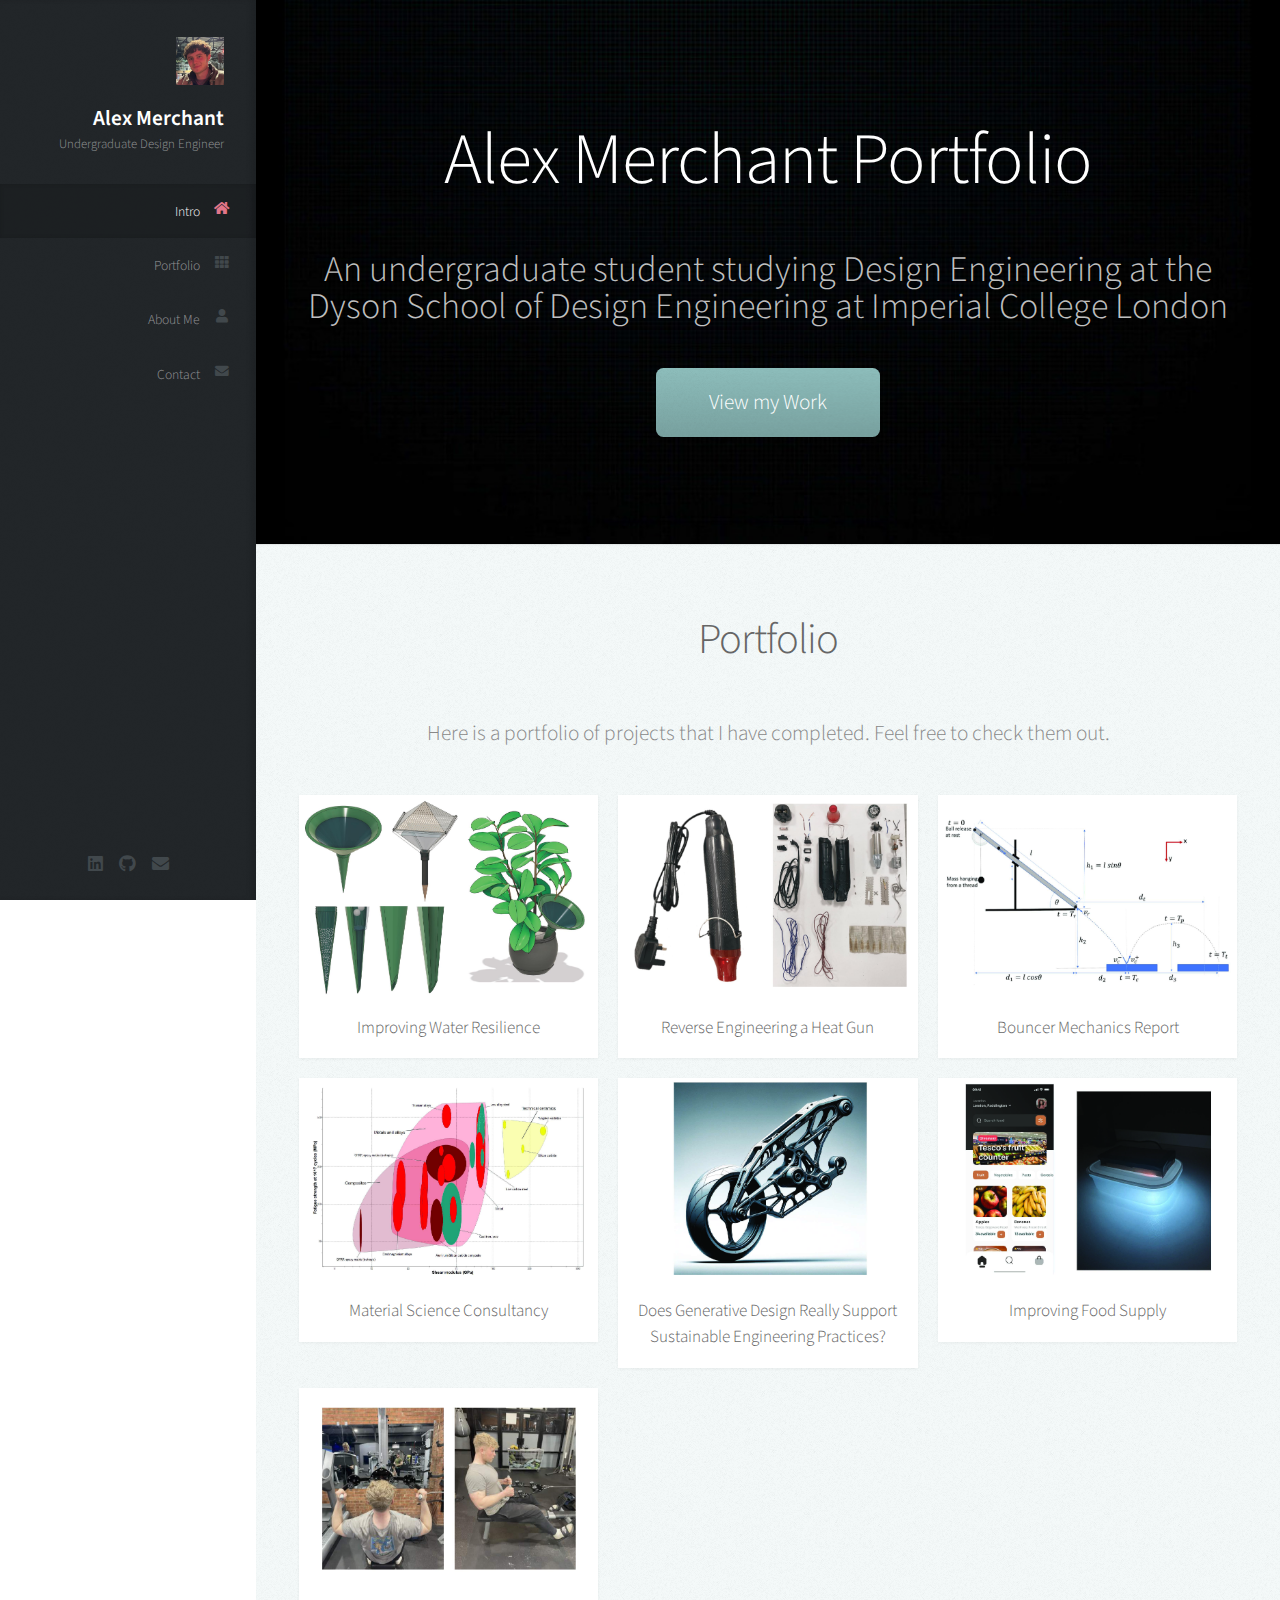
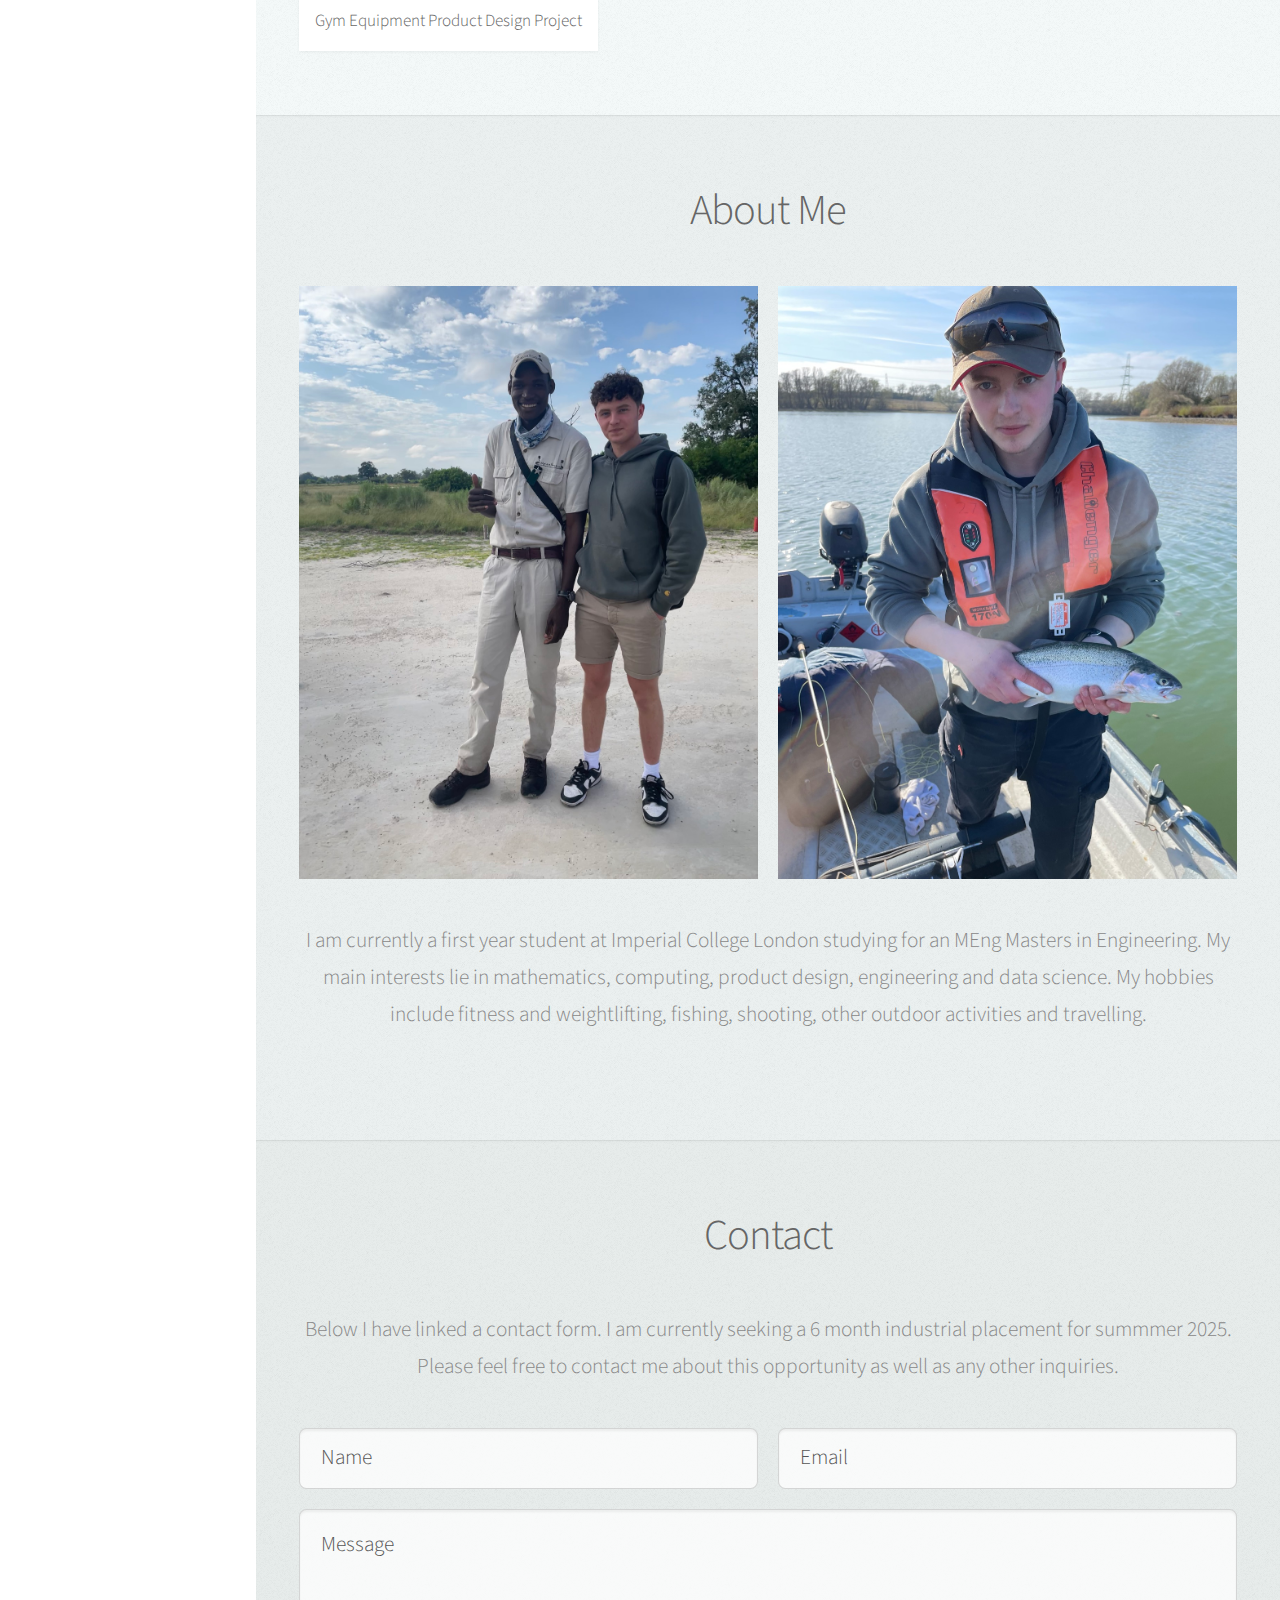
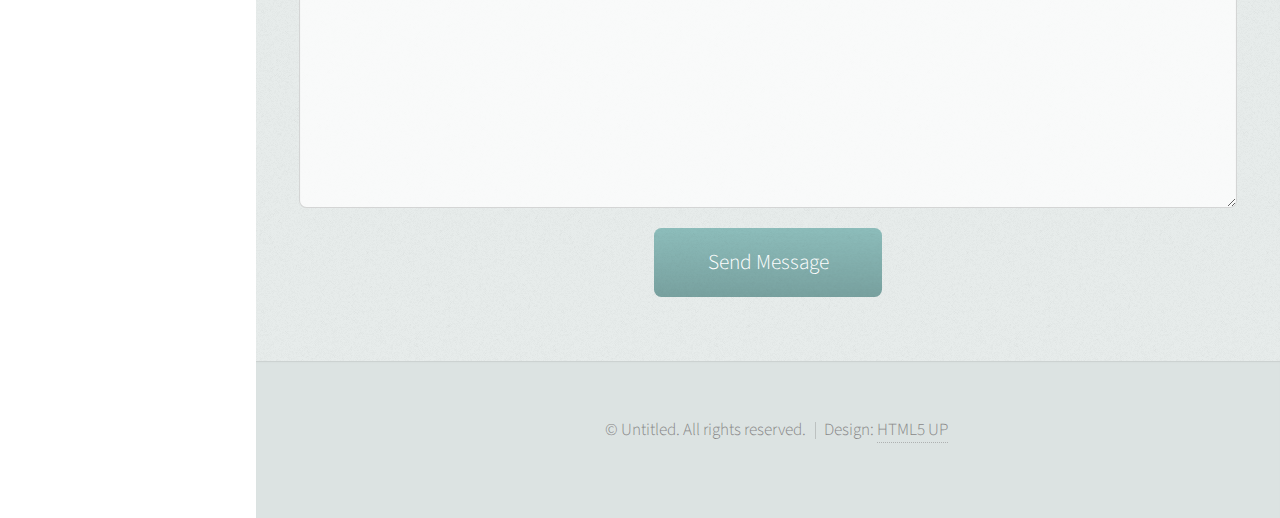
<file: index.html>
<!DOCTYPE HTML>
<!--
	Prologue by HTML5 UP
	html5up.net | @ajlkn
	Free for personal and commercial use under the CCA 3.0 license (html5up.net/license)
-->
<html>
	<head>
		<title>Alex Merchant Portfolio</title>
		<meta charset="utf-8" />
		<meta name="viewport" content="width=device-width, initial-scale=1, user-scalable=no" />
		<link rel="stylesheet" href="assets/css/main.css" />
		<style>
			.about-images {
    display: flex; /* Use flexbox to lay out the images */
    justify-content: center; /* Center the images horizontally */
    gap: 20px; /* Add some space between the images */
}

.about-images .image {
    flex: 1; /* Allow the images to grow and take up equal space */
    max-width: 50%; /* Ensure each image does not grow beyond 50% of the container's width */
}

		</style>
	</head>
	<body class="is-preload">

		<!-- Header -->
			<div id="header">

				<div class="top">

					<!-- Logo -->
						<div id="logo">
							<span class="image avatar48"><img src="images/Avatar.png" alt="" /></span>
							<h1 id="title">Alex Merchant</h1>
							<p>Undergraduate Design Engineer</p>
						</div>

					<!-- Nav -->
						<nav id="nav">
							<ul>
								<li><a href="#top" id="top-link"><span class="icon solid fa-home">Intro</span></a></li>
								<li><a href="#portfolio" id="portfolio-link"><span class="icon solid fa-th">Portfolio</span></a></li>
								<li><a href="#about" id="about-link"><span class="icon solid fa-user">About Me</span></a></li>
								<li><a href="#contact" id="contact-link"><span class="icon solid fa-envelope">Contact</span></a></li>
							</ul>
						</nav>

				</div>

				<div class="bottom">

					<!-- Social Icons -->
						<ul class="icons">
							<li><a href="https://www.linkedin.com/in/alex-merchant-9835052a2/" target="_blank" class="icon brands fa-linkedin"><span class="label">LinkedIn</span></a></li>
							<li><a href="https://github.com/AlexMerchant44/Alex-Merchant-Portfolio" target="_blank" class="icon brands fa-github"><span class="label">Github</span></a></li>
							<li><a href="mailto: alexmerchant2004@gmail.com" target="_blank" class="icon solid fa-envelope"><span class="label">Email</span></a></li>
						</ul>

				</div>

			</div>

		<!-- Main -->
			<div id="main">

				<!-- Intro -->
					<section id="top" class="one dark cover">
						<div class="container">

							<header>
								<h2 class="alt" style="font-size: 72px;"><strong>Alex Merchant Portfolio</strong></a></h2>
								<p style="font-size: 36px;">An undergraduate student studying Design Engineering at the Dyson School of Design Engineering at Imperial College London</p>
							</header>

							<footer>
								<a href="#portfolio" class="button scrolly">View my Work</a>
							</footer>

						</div>
					</section>

				<!-- Portfolio -->
					<section id="portfolio" class="two">
						<div class="container">

							<header>
								<h2>Portfolio</h2>
							</header>

							<p>Here is a portfolio of projects that I have completed. Feel free to check them out.</p>

							<div class="row">
								<div class="col-4 col-12-mobile">
									<article class="item">
										<a href="projects/Water_Resilience.pdf" class="image fit" target="_blank">
											<img src="images/water_insecurity.jpg" alt="Improving Water Resilience Project">
										</a>
										<header>
											<h3>Improving Water Resilience</h3>
										</header>
									</article>
									<article class="item">
										<a href="projects/Materialise.pdf" class="image fit" target="_blank">
											<img src="images/Materialise.jpg" alt="Material Science Report">
										</a>
										<header>
											<h3>Material Science Consultancy</h3>
										</header>
									</article>
								</div>
								<div class="col-4 col-12-mobile">
									<article class="item">
										<a href="projects/REVENG_Report.pdf" class="image fit" target="_blank">
											<img src="images/reveng.jpg" alt="Reverse Engineering Project">
										</a>
										<header>
											<h3>Reverse Engineering a Heat Gun</h3>
										</header>
									</article>
									<article class="item">
										<a href="projects/Generative Design and Sustainable Engineering A Synergistic.pdf" class="image fit" target="_blank">
											<img src="images/GD.jpg" alt="Does Generative Design Really Support Sustainable Engineering Practices?">
										</a>
										<header>
											<h3>Does Generative Design Really Support Sustainable Engineering Practices?</h3>
										</header>
									</article>
								</div>
								<div class="col-4 col-12-mobile">
									<article class="item">
										<a href="projects/Bouncer_Report.pdf" class="image fit" target="_blank">
											<img src="images/bouncer.jpg" alt="Bouncer Challenge Report">
										</a>
										<header>
											<h3>Bouncer Mechanics Report</h3>
										</header>
									</article>
									<article class="item">
										<a href="projects/Improving_Food_Supply1.pdf" class="image fit" target="_blank">
											<img src="images/food_insecurity.jpg" alt="Improving Food Supply Project">
										</a>
										<header>
											<h3>Improving Food Supply</h3>
										</header>
									</article>
								</div>
								<div class="col-4 col-12-mobile">
									<article class="item">
										<a href="projects/A_Level_Coursework.pdf" class="image fit" target="_blank">
											<img src="images/A Level-compressed.jpg" alt="A Level Coursework - Gym Equipment Project">
										</a>
										<header>
											<h3>Gym Equipment Product Design Project</h3>
										</header>
									</article>
								</div>
							</div>
						</div>
					</section>

				<!-- About Me -->
					<section id="about" class="three">
						<div class="container">

							<header>
								<h2>About Me</h2>
							</header>

							<!-- Images Container -->
							<div class="about-images">
								<a href="#" class="image featured"><img src="images/IMG_6548.jpg" alt="" /></a>
								<a href="#" class="image featured"><img src="images/IMG_9329 (4).jpg" alt="" /></a>
							</div>

							<p>I am currently a first year student at Imperial College London studying for an MEng Masters in Engineering. My main interests lie in mathematics, computing, product design, engineering and data science. My hobbies include fitness and weightlifting, fishing, shooting, other outdoor activities and travelling. </p>

						</div>
					</section>

				<!-- Contact -->
					<section id="contact" class="four">
						<div class="container">

							<header>
								<h2>Contact</h2>
							</header>

							<p>Below I have linked a contact form. I am currently seeking a 6 month industrial placement for summmer 2025. Please feel free to contact me about this opportunity as well as any other inquiries.  </p>

							<form method="post" action="https://formspree.io/f/mpzvyalq">
								<div class="row">
									<div class="col-6 col-12-mobile"><input type="text" name="name" placeholder="Name" /></div>
									<div class="col-6 col-12-mobile"><input type="text" name="email" placeholder="Email" /></div>
									<div class="col-12">
										<textarea name="message" placeholder="Message"></textarea>
									</div>
									<div class="col-12">
										<input type="submit" value="Send Message" />
									</div>
								</div>
							</form>

						</div>
					</section>

			</div>

		<!-- Footer -->
			<div id="footer">

				<!-- Copyright -->
					<ul class="copyright">
						<li>&copy; Untitled. All rights reserved.</li><li>Design: <a href="http://html5up.net">HTML5 UP</a></li>
					</ul>

			</div>

		<!-- Scripts -->
			<script src="assets/js/jquery.min.js"></script>
			<script src="assets/js/jquery.scrolly.min.js"></script>
			<script src="assets/js/jquery.scrollex.min.js"></script>
			<script src="assets/js/browser.min.js"></script>
			<script src="assets/js/breakpoints.min.js"></script>
			<script src="assets/js/util.js"></script>
			<script src="assets/js/main.js"></script>

	</body>
</html>
</file>
<file: assets/css/main.css>
@import url("fontawesome-all.min.css");
@import url("https://fonts.googleapis.com/css?family=Source+Sans+Pro:300,300italic,400,600");

/*
	Prologue by HTML5 UP
	html5up.net | @ajlkn
	Free for personal and commercial use under the CCA 3.0 license (html5up.net/license)
*/

html, body, div, span, applet, object,
iframe, h1, h2, h3, h4, h5, h6, p, blockquote,
pre, a, abbr, acronym, address, big, cite,
code, del, dfn, em, img, ins, kbd, q, s, samp,
small, strike, strong, sub, sup, tt, var, b,
u, i, center, dl, dt, dd, ol, ul, li, fieldset,
form, label, legend, table, caption, tbody,
tfoot, thead, tr, th, td, article, aside,
canvas, details, embed, figure, figcaption,
footer, header, hgroup, menu, nav, output, ruby,
section, summary, time, mark, audio, video {
	margin: 0;
	padding: 0;
	border: 0;
	font-size: 100%;
	font: inherit;
	vertical-align: baseline;}

article, aside, details, figcaption, figure,
footer, header, hgroup, menu, nav, section {
	display: block;}

body {
	line-height: 1;
}

ol, ul {
	list-style: none;
}

blockquote, q {
	quotes: none;
}

	blockquote:before, blockquote:after, q:before, q:after {
		content: '';
		content: none;
	}

table {
	border-collapse: collapse;
	border-spacing: 0;
}

body {
	-webkit-text-size-adjust: none;
}

mark {
	background-color: transparent;
	color: inherit;
}

input::-moz-focus-inner {
	border: 0;
	padding: 0;
}

input, select, textarea {
	-moz-appearance: none;
	-webkit-appearance: none;
	-ms-appearance: none;
	appearance: none;
}

/* Basic */

	html {
		box-sizing: border-box;
	}

	*, *:before, *:after {
		box-sizing: inherit;
	}

	body {
		background: #fff;
		font-family: 'Source Sans Pro', sans-serif;
		font-size: 19pt;
		font-weight: 300;
		line-height: 1.75em;
		color: #888;
	}

		body.is-preload *, body.is-preload *:before, body.is-preload *:after {
			-moz-animation: none !important;
			-webkit-animation: none !important;
			-ms-animation: none !important;
			animation: none !important;
			-moz-transition: none !important;
			-webkit-transition: none !important;
			-ms-transition: none !important;
			transition: none !important;
		}

	input, textarea, select {
		font-family: 'Source Sans Pro', sans-serif;
		font-size: 19pt;
		font-weight: 300;
		line-height: 1.75em;
		color: #888;
	}

	h1, h2, h3, h4, h5, h6 {
		font-weight: 300;
		color: #666;
		line-height: 1.5em;
	}

	h1 a, h2 a, h3 a, h4 a, h5 a, h6 a {
		color: inherit;
		text-decoration: none;
	}

		h1 a strong, h2 a strong, h3 a strong, h4 a strong, h5 a strong, h6 a strong {
			color: #333;
		}

	h2 {
		font-size: 2em;
		letter-spacing: -1px;
	}

		h2.alt {
			color: #888;
		}

			h2.alt strong {
				color: #666;
			}

	h3 {
		font-size: 1.5em;
	}

	header {
		margin: 0 0 2em 0;
	}

		header > p {
			margin: 1em 0 0 0;
		}

	footer {
		margin: 2em 0 0 0;
	}

	strong, b {
		font-weight: 300;
		color: #666;
	}

	em, i {
		font-style: italic;
	}

	a {
		text-decoration: none;
		color: inherit;
		border-bottom: dotted 1px rgba(128, 128, 128, 0.5);
		-moz-transition: color 0.35s ease-in-out, border-bottom-color 0.35s ease-in-out;
		-webkit-transition: color 0.35s ease-in-out, border-bottom-color 0.35s ease-in-out;
		-ms-transition: color 0.35s ease-in-out, border-bottom-color 0.35s ease-in-out;
		transition: color 0.35s ease-in-out, border-bottom-color 0.35s ease-in-out;
		outline: 0;
	}

		a:hover {
			color: #E27689;
			border-bottom-color: rgba(255, 255, 255, 0);
		}

	sub {
		position: relative;
		top: 0.5em;
		font-size: 0.8em;
	}

	sup {
		position: relative;
		top: -0.5em;
		font-size: 0.8em;
	}

	hr {
		border: 0;
		border-top: solid 1px #ddd;
	}

	blockquote {
		border-left: solid 0.5em #ddd;
		padding: 1em 0 1em 2em;
		font-style: italic;
	}

	p, ul, ol, dl, table {
		margin-bottom: 2em;
	}

	br.clear {
		clear: both;
	}

/* Container */

	.container {
		margin: 0 auto;
		max-width: 100%;
		width: 1400px;
	}

		@media screen and (min-width: 961px) and (max-width: 1880px) {

			.container {
				width: 1200px;
			}

		}

		@media screen and (min-width: 961px) and (max-width: 1620px) {

			.container {
				width: 960px;
			}

		}

		@media screen and (min-width: 961px) and (max-width: 1320px) {

			.container {
				width: 100%;
			}

		}

		@media screen and (max-width: 960px) {

			.container {
				width: 100%;
			}

		}

		@media screen and (max-width: 736px) {

			.container {
				width: 100%;
			}

		}

/* Row */

	.row {
		display: flex;
		flex-wrap: wrap;
		box-sizing: border-box;
		align-items: stretch;
	}

		.row > * {
			box-sizing: border-box;
		}

		.row.gtr-uniform > * > :last-child {
			margin-bottom: 0;
		}

		.row.aln-left {
			justify-content: flex-start;
		}

		.row.aln-center {
			justify-content: center;
		}

		.row.aln-right {
			justify-content: flex-end;
		}

		.row.aln-top {
			align-items: flex-start;
		}

		.row.aln-middle {
			align-items: center;
		}

		.row.aln-bottom {
			align-items: flex-end;
		}

		.row > .imp {
			order: -1;
		}

		.row > .col-1 {
			width: 8.33333%;
		}

		.row > .off-1 {
			margin-left: 8.33333%;
		}

		.row > .col-2 {
			width: 16.66667%;
		}

		.row > .off-2 {
			margin-left: 16.66667%;
		}

		.row > .col-3 {
			width: 25%;
		}

		.row > .off-3 {
			margin-left: 25%;
		}

		.row > .col-4 {
			width: 33.33333%;
		}

		.row > .off-4 {
			margin-left: 33.33333%;
		}

		.row > .col-5 {
			width: 41.66667%;
		}

		.row > .off-5 {
			margin-left: 41.66667%;
		}

		.row > .col-6 {
			width: 50%;
		}

		.row > .off-6 {
			margin-left: 50%;
		}

		.row > .col-7 {
			width: 58.33333%;
		}

		.row > .off-7 {
			margin-left: 58.33333%;
		}

		.row > .col-8 {
			width: 66.66667%;
		}

		.row > .off-8 {
			margin-left: 66.66667%;
		}

		.row > .col-9 {
			width: 75%;
		}

		.row > .off-9 {
			margin-left: 75%;
		}

		.row > .col-10 {
			width: 83.33333%;
		}

		.row > .off-10 {
			margin-left: 83.33333%;
		}

		.row > .col-11 {
			width: 91.66667%;
		}

		.row > .off-11 {
			margin-left: 91.66667%;
		}

		.row > .col-12 {
			width: 100%;
		}

		.row > .off-12 {
			margin-left: 100%;
		}

		.row.gtr-0 {
			margin-top: 0px;
			margin-left: 0px;
		}

			.row.gtr-0 > * {
				padding: 0px 0 0 0px;
			}

			.row.gtr-0.gtr-uniform {
				margin-top: 0px;
			}

				.row.gtr-0.gtr-uniform > * {
					padding-top: 0px;
				}

		.row.gtr-25 {
			margin-top: -10px;
			margin-left: -10px;
		}

			.row.gtr-25 > * {
				padding: 10px 0 0 10px;
			}

			.row.gtr-25.gtr-uniform {
				margin-top: -10px;
			}

				.row.gtr-25.gtr-uniform > * {
					padding-top: 10px;
				}

		.row.gtr-50 {
			margin-top: -20px;
			margin-left: -20px;
		}

			.row.gtr-50 > * {
				padding: 20px 0 0 20px;
			}

			.row.gtr-50.gtr-uniform {
				margin-top: -20px;
			}

				.row.gtr-50.gtr-uniform > * {
					padding-top: 20px;
				}

		.row {
			margin-top: -40px;
			margin-left: -40px;
		}

			.row > * {
				padding: 40px 0 0 40px;
			}

			.row.gtr-uniform {
				margin-top: -40px;
			}

				.row.gtr-uniform > * {
					padding-top: 40px;
				}

		.row.gtr-150 {
			margin-top: -60px;
			margin-left: -60px;
		}

			.row.gtr-150 > * {
				padding: 60px 0 0 60px;
			}

			.row.gtr-150.gtr-uniform {
				margin-top: -60px;
			}

				.row.gtr-150.gtr-uniform > * {
					padding-top: 60px;
				}

		.row.gtr-200 {
			margin-top: -80px;
			margin-left: -80px;
		}

			.row.gtr-200 > * {
				padding: 80px 0 0 80px;
			}

			.row.gtr-200.gtr-uniform {
				margin-top: -80px;
			}

				.row.gtr-200.gtr-uniform > * {
					padding-top: 80px;
				}

		@media screen and (min-width: 961px) and (max-width: 1880px) {

			.row {
				display: flex;
				flex-wrap: wrap;
				box-sizing: border-box;
				align-items: stretch;
			}

				.row > * {
					box-sizing: border-box;
				}

				.row.gtr-uniform > * > :last-child {
					margin-bottom: 0;
				}

				.row.aln-left {
					justify-content: flex-start;
				}

				.row.aln-center {
					justify-content: center;
				}

				.row.aln-right {
					justify-content: flex-end;
				}

				.row.aln-top {
					align-items: flex-start;
				}

				.row.aln-middle {
					align-items: center;
				}

				.row.aln-bottom {
					align-items: flex-end;
				}

				.row > .imp-wide {
					order: -1;
				}

				.row > .col-1-wide {
					width: 8.33333%;
				}

				.row > .off-1-wide {
					margin-left: 8.33333%;
				}

				.row > .col-2-wide {
					width: 16.66667%;
				}

				.row > .off-2-wide {
					margin-left: 16.66667%;
				}

				.row > .col-3-wide {
					width: 25%;
				}

				.row > .off-3-wide {
					margin-left: 25%;
				}

				.row > .col-4-wide {
					width: 33.33333%;
				}

				.row > .off-4-wide {
					margin-left: 33.33333%;
				}

				.row > .col-5-wide {
					width: 41.66667%;
				}

				.row > .off-5-wide {
					margin-left: 41.66667%;
				}

				.row > .col-6-wide {
					width: 50%;
				}

				.row > .off-6-wide {
					margin-left: 50%;
				}

				.row > .col-7-wide {
					width: 58.33333%;
				}

				.row > .off-7-wide {
					margin-left: 58.33333%;
				}

				.row > .col-8-wide {
					width: 66.66667%;
				}

				.row > .off-8-wide {
					margin-left: 66.66667%;
				}

				.row > .col-9-wide {
					width: 75%;
				}

				.row > .off-9-wide {
					margin-left: 75%;
				}

				.row > .col-10-wide {
					width: 83.33333%;
				}

				.row > .off-10-wide {
					margin-left: 83.33333%;
				}

				.row > .col-11-wide {
					width: 91.66667%;
				}

				.row > .off-11-wide {
					margin-left: 91.66667%;
				}

				.row > .col-12-wide {
					width: 100%;
				}

				.row > .off-12-wide {
					margin-left: 100%;
				}

				.row.gtr-0 {
					margin-top: 0px;
					margin-left: 0px;
				}

					.row.gtr-0 > * {
						padding: 0px 0 0 0px;
					}

					.row.gtr-0.gtr-uniform {
						margin-top: 0px;
					}

						.row.gtr-0.gtr-uniform > * {
							padding-top: 0px;
						}

				.row.gtr-25 {
					margin-top: -10px;
					margin-left: -10px;
				}

					.row.gtr-25 > * {
						padding: 10px 0 0 10px;
					}

					.row.gtr-25.gtr-uniform {
						margin-top: -10px;
					}

						.row.gtr-25.gtr-uniform > * {
							padding-top: 10px;
						}

				.row.gtr-50 {
					margin-top: -20px;
					margin-left: -20px;
				}

					.row.gtr-50 > * {
						padding: 20px 0 0 20px;
					}

					.row.gtr-50.gtr-uniform {
						margin-top: -20px;
					}

						.row.gtr-50.gtr-uniform > * {
							padding-top: 20px;
						}

				.row {
					margin-top: -40px;
					margin-left: -40px;
				}

					.row > * {
						padding: 40px 0 0 40px;
					}

					.row.gtr-uniform {
						margin-top: -40px;
					}

						.row.gtr-uniform > * {
							padding-top: 40px;
						}

				.row.gtr-150 {
					margin-top: -60px;
					margin-left: -60px;
				}

					.row.gtr-150 > * {
						padding: 60px 0 0 60px;
					}

					.row.gtr-150.gtr-uniform {
						margin-top: -60px;
					}

						.row.gtr-150.gtr-uniform > * {
							padding-top: 60px;
						}

				.row.gtr-200 {
					margin-top: -80px;
					margin-left: -80px;
				}

					.row.gtr-200 > * {
						padding: 80px 0 0 80px;
					}

					.row.gtr-200.gtr-uniform {
						margin-top: -80px;
					}

						.row.gtr-200.gtr-uniform > * {
							padding-top: 80px;
						}

		}

		@media screen and (min-width: 961px) and (max-width: 1620px) {

			.row {
				display: flex;
				flex-wrap: wrap;
				box-sizing: border-box;
				align-items: stretch;
			}

				.row > * {
					box-sizing: border-box;
				}

				.row.gtr-uniform > * > :last-child {
					margin-bottom: 0;
				}

				.row.aln-left {
					justify-content: flex-start;
				}

				.row.aln-center {
					justify-content: center;
				}

				.row.aln-right {
					justify-content: flex-end;
				}

				.row.aln-top {
					align-items: flex-start;
				}

				.row.aln-middle {
					align-items: center;
				}

				.row.aln-bottom {
					align-items: flex-end;
				}

				.row > .imp-normal {
					order: -1;
				}

				.row > .col-1-normal {
					width: 8.33333%;
				}

				.row > .off-1-normal {
					margin-left: 8.33333%;
				}

				.row > .col-2-normal {
					width: 16.66667%;
				}

				.row > .off-2-normal {
					margin-left: 16.66667%;
				}

				.row > .col-3-normal {
					width: 25%;
				}

				.row > .off-3-normal {
					margin-left: 25%;
				}

				.row > .col-4-normal {
					width: 33.33333%;
				}

				.row > .off-4-normal {
					margin-left: 33.33333%;
				}

				.row > .col-5-normal {
					width: 41.66667%;
				}

				.row > .off-5-normal {
					margin-left: 41.66667%;
				}

				.row > .col-6-normal {
					width: 50%;
				}

				.row > .off-6-normal {
					margin-left: 50%;
				}

				.row > .col-7-normal {
					width: 58.33333%;
				}

				.row > .off-7-normal {
					margin-left: 58.33333%;
				}

				.row > .col-8-normal {
					width: 66.66667%;
				}

				.row > .off-8-normal {
					margin-left: 66.66667%;
				}

				.row > .col-9-normal {
					width: 75%;
				}

				.row > .off-9-normal {
					margin-left: 75%;
				}

				.row > .col-10-normal {
					width: 83.33333%;
				}

				.row > .off-10-normal {
					margin-left: 83.33333%;
				}

				.row > .col-11-normal {
					width: 91.66667%;
				}

				.row > .off-11-normal {
					margin-left: 91.66667%;
				}

				.row > .col-12-normal {
					width: 100%;
				}

				.row > .off-12-normal {
					margin-left: 100%;
				}

				.row.gtr-0 {
					margin-top: 0px;
					margin-left: 0px;
				}

					.row.gtr-0 > * {
						padding: 0px 0 0 0px;
					}

					.row.gtr-0.gtr-uniform {
						margin-top: 0px;
					}

						.row.gtr-0.gtr-uniform > * {
							padding-top: 0px;
						}

				.row.gtr-25 {
					margin-top: -10px;
					margin-left: -10px;
				}

					.row.gtr-25 > * {
						padding: 10px 0 0 10px;
					}

					.row.gtr-25.gtr-uniform {
						margin-top: -10px;
					}

						.row.gtr-25.gtr-uniform > * {
							padding-top: 10px;
						}

				.row.gtr-50 {
					margin-top: -20px;
					margin-left: -20px;
				}

					.row.gtr-50 > * {
						padding: 20px 0 0 20px;
					}

					.row.gtr-50.gtr-uniform {
						margin-top: -20px;
					}

						.row.gtr-50.gtr-uniform > * {
							padding-top: 20px;
						}

				.row {
					margin-top: -40px;
					margin-left: -40px;
				}

					.row > * {
						padding: 40px 0 0 40px;
					}

					.row.gtr-uniform {
						margin-top: -40px;
					}

						.row.gtr-uniform > * {
							padding-top: 40px;
						}

				.row.gtr-150 {
					margin-top: -60px;
					margin-left: -60px;
				}

					.row.gtr-150 > * {
						padding: 60px 0 0 60px;
					}

					.row.gtr-150.gtr-uniform {
						margin-top: -60px;
					}

						.row.gtr-150.gtr-uniform > * {
							padding-top: 60px;
						}

				.row.gtr-200 {
					margin-top: -80px;
					margin-left: -80px;
				}

					.row.gtr-200 > * {
						padding: 80px 0 0 80px;
					}

					.row.gtr-200.gtr-uniform {
						margin-top: -80px;
					}

						.row.gtr-200.gtr-uniform > * {
							padding-top: 80px;
						}

		}

		@media screen and (min-width: 961px) and (max-width: 1320px) {

			.row {
				display: flex;
				flex-wrap: wrap;
				box-sizing: border-box;
				align-items: stretch;
			}

				.row > * {
					box-sizing: border-box;
				}

				.row.gtr-uniform > * > :last-child {
					margin-bottom: 0;
				}

				.row.aln-left {
					justify-content: flex-start;
				}

				.row.aln-center {
					justify-content: center;
				}

				.row.aln-right {
					justify-content: flex-end;
				}

				.row.aln-top {
					align-items: flex-start;
				}

				.row.aln-middle {
					align-items: center;
				}

				.row.aln-bottom {
					align-items: flex-end;
				}

				.row > .imp-narrow {
					order: -1;
				}

				.row > .col-1-narrow {
					width: 8.33333%;
				}

				.row > .off-1-narrow {
					margin-left: 8.33333%;
				}

				.row > .col-2-narrow {
					width: 16.66667%;
				}

				.row > .off-2-narrow {
					margin-left: 16.66667%;
				}

				.row > .col-3-narrow {
					width: 25%;
				}

				.row > .off-3-narrow {
					margin-left: 25%;
				}

				.row > .col-4-narrow {
					width: 33.33333%;
				}

				.row > .off-4-narrow {
					margin-left: 33.33333%;
				}

				.row > .col-5-narrow {
					width: 41.66667%;
				}

				.row > .off-5-narrow {
					margin-left: 41.66667%;
				}

				.row > .col-6-narrow {
					width: 50%;
				}

				.row > .off-6-narrow {
					margin-left: 50%;
				}

				.row > .col-7-narrow {
					width: 58.33333%;
				}

				.row > .off-7-narrow {
					margin-left: 58.33333%;
				}

				.row > .col-8-narrow {
					width: 66.66667%;
				}

				.row > .off-8-narrow {
					margin-left: 66.66667%;
				}

				.row > .col-9-narrow {
					width: 75%;
				}

				.row > .off-9-narrow {
					margin-left: 75%;
				}

				.row > .col-10-narrow {
					width: 83.33333%;
				}

				.row > .off-10-narrow {
					margin-left: 83.33333%;
				}

				.row > .col-11-narrow {
					width: 91.66667%;
				}

				.row > .off-11-narrow {
					margin-left: 91.66667%;
				}

				.row > .col-12-narrow {
					width: 100%;
				}

				.row > .off-12-narrow {
					margin-left: 100%;
				}

				.row.gtr-0 {
					margin-top: 0px;
					margin-left: 0px;
				}

					.row.gtr-0 > * {
						padding: 0px 0 0 0px;
					}

					.row.gtr-0.gtr-uniform {
						margin-top: 0px;
					}

						.row.gtr-0.gtr-uniform > * {
							padding-top: 0px;
						}

				.row.gtr-25 {
					margin-top: -5px;
					margin-left: -5px;
				}

					.row.gtr-25 > * {
						padding: 5px 0 0 5px;
					}

					.row.gtr-25.gtr-uniform {
						margin-top: -5px;
					}

						.row.gtr-25.gtr-uniform > * {
							padding-top: 5px;
						}

				.row.gtr-50 {
					margin-top: -10px;
					margin-left: -10px;
				}

					.row.gtr-50 > * {
						padding: 10px 0 0 10px;
					}

					.row.gtr-50.gtr-uniform {
						margin-top: -10px;
					}

						.row.gtr-50.gtr-uniform > * {
							padding-top: 10px;
						}

				.row {
					margin-top: -20px;
					margin-left: -20px;
				}

					.row > * {
						padding: 20px 0 0 20px;
					}

					.row.gtr-uniform {
						margin-top: -20px;
					}

						.row.gtr-uniform > * {
							padding-top: 20px;
						}

				.row.gtr-150 {
					margin-top: -30px;
					margin-left: -30px;
				}

					.row.gtr-150 > * {
						padding: 30px 0 0 30px;
					}

					.row.gtr-150.gtr-uniform {
						margin-top: -30px;
					}

						.row.gtr-150.gtr-uniform > * {
							padding-top: 30px;
						}

				.row.gtr-200 {
					margin-top: -40px;
					margin-left: -40px;
				}

					.row.gtr-200 > * {
						padding: 40px 0 0 40px;
					}

					.row.gtr-200.gtr-uniform {
						margin-top: -40px;
					}

						.row.gtr-200.gtr-uniform > * {
							padding-top: 40px;
						}

		}

		@media screen and (max-width: 960px) {

			.row {
				display: flex;
				flex-wrap: wrap;
				box-sizing: border-box;
				align-items: stretch;
			}

				.row > * {
					box-sizing: border-box;
				}

				.row.gtr-uniform > * > :last-child {
					margin-bottom: 0;
				}

				.row.aln-left {
					justify-content: flex-start;
				}

				.row.aln-center {
					justify-content: center;
				}

				.row.aln-right {
					justify-content: flex-end;
				}

				.row.aln-top {
					align-items: flex-start;
				}

				.row.aln-middle {
					align-items: center;
				}

				.row.aln-bottom {
					align-items: flex-end;
				}

				.row > .imp-narrower {
					order: -1;
				}

				.row > .col-1-narrower {
					width: 8.33333%;
				}

				.row > .off-1-narrower {
					margin-left: 8.33333%;
				}

				.row > .col-2-narrower {
					width: 16.66667%;
				}

				.row > .off-2-narrower {
					margin-left: 16.66667%;
				}

				.row > .col-3-narrower {
					width: 25%;
				}

				.row > .off-3-narrower {
					margin-left: 25%;
				}

				.row > .col-4-narrower {
					width: 33.33333%;
				}

				.row > .off-4-narrower {
					margin-left: 33.33333%;
				}

				.row > .col-5-narrower {
					width: 41.66667%;
				}

				.row > .off-5-narrower {
					margin-left: 41.66667%;
				}

				.row > .col-6-narrower {
					width: 50%;
				}

				.row > .off-6-narrower {
					margin-left: 50%;
				}

				.row > .col-7-narrower {
					width: 58.33333%;
				}

				.row > .off-7-narrower {
					margin-left: 58.33333%;
				}

				.row > .col-8-narrower {
					width: 66.66667%;
				}

				.row > .off-8-narrower {
					margin-left: 66.66667%;
				}

				.row > .col-9-narrower {
					width: 75%;
				}

				.row > .off-9-narrower {
					margin-left: 75%;
				}

				.row > .col-10-narrower {
					width: 83.33333%;
				}

				.row > .off-10-narrower {
					margin-left: 83.33333%;
				}

				.row > .col-11-narrower {
					width: 91.66667%;
				}

				.row > .off-11-narrower {
					margin-left: 91.66667%;
				}

				.row > .col-12-narrower {
					width: 100%;
				}

				.row > .off-12-narrower {
					margin-left: 100%;
				}

				.row.gtr-0 {
					margin-top: 0px;
					margin-left: 0px;
				}

					.row.gtr-0 > * {
						padding: 0px 0 0 0px;
					}

					.row.gtr-0.gtr-uniform {
						margin-top: 0px;
					}

						.row.gtr-0.gtr-uniform > * {
							padding-top: 0px;
						}

				.row.gtr-25 {
					margin-top: -5px;
					margin-left: -5px;
				}

					.row.gtr-25 > * {
						padding: 5px 0 0 5px;
					}

					.row.gtr-25.gtr-uniform {
						margin-top: -5px;
					}

						.row.gtr-25.gtr-uniform > * {
							padding-top: 5px;
						}

				.row.gtr-50 {
					margin-top: -10px;
					margin-left: -10px;
				}

					.row.gtr-50 > * {
						padding: 10px 0 0 10px;
					}

					.row.gtr-50.gtr-uniform {
						margin-top: -10px;
					}

						.row.gtr-50.gtr-uniform > * {
							padding-top: 10px;
						}

				.row {
					margin-top: -20px;
					margin-left: -20px;
				}

					.row > * {
						padding: 20px 0 0 20px;
					}

					.row.gtr-uniform {
						margin-top: -20px;
					}

						.row.gtr-uniform > * {
							padding-top: 20px;
						}

				.row.gtr-150 {
					margin-top: -30px;
					margin-left: -30px;
				}

					.row.gtr-150 > * {
						padding: 30px 0 0 30px;
					}

					.row.gtr-150.gtr-uniform {
						margin-top: -30px;
					}

						.row.gtr-150.gtr-uniform > * {
							padding-top: 30px;
						}

				.row.gtr-200 {
					margin-top: -40px;
					margin-left: -40px;
				}

					.row.gtr-200 > * {
						padding: 40px 0 0 40px;
					}

					.row.gtr-200.gtr-uniform {
						margin-top: -40px;
					}

						.row.gtr-200.gtr-uniform > * {
							padding-top: 40px;
						}

		}

		@media screen and (max-width: 736px) {

			.row {
				display: flex;
				flex-wrap: wrap;
				box-sizing: border-box;
				align-items: stretch;
			}

				.row > * {
					box-sizing: border-box;
				}

				.row.gtr-uniform > * > :last-child {
					margin-bottom: 0;
				}

				.row.aln-left {
					justify-content: flex-start;
				}

				.row.aln-center {
					justify-content: center;
				}

				.row.aln-right {
					justify-content: flex-end;
				}

				.row.aln-top {
					align-items: flex-start;
				}

				.row.aln-middle {
					align-items: center;
				}

				.row.aln-bottom {
					align-items: flex-end;
				}

				.row > .imp-mobile {
					order: -1;
				}

				.row > .col-1-mobile {
					width: 8.33333%;
				}

				.row > .off-1-mobile {
					margin-left: 8.33333%;
				}

				.row > .col-2-mobile {
					width: 16.66667%;
				}

				.row > .off-2-mobile {
					margin-left: 16.66667%;
				}

				.row > .col-3-mobile {
					width: 25%;
				}

				.row > .off-3-mobile {
					margin-left: 25%;
				}

				.row > .col-4-mobile {
					width: 33.33333%;
				}

				.row > .off-4-mobile {
					margin-left: 33.33333%;
				}

				.row > .col-5-mobile {
					width: 41.66667%;
				}

				.row > .off-5-mobile {
					margin-left: 41.66667%;
				}

				.row > .col-6-mobile {
					width: 50%;
				}

				.row > .off-6-mobile {
					margin-left: 50%;
				}

				.row > .col-7-mobile {
					width: 58.33333%;
				}

				.row > .off-7-mobile {
					margin-left: 58.33333%;
				}

				.row > .col-8-mobile {
					width: 66.66667%;
				}

				.row > .off-8-mobile {
					margin-left: 66.66667%;
				}

				.row > .col-9-mobile {
					width: 75%;
				}

				.row > .off-9-mobile {
					margin-left: 75%;
				}

				.row > .col-10-mobile {
					width: 83.33333%;
				}

				.row > .off-10-mobile {
					margin-left: 83.33333%;
				}

				.row > .col-11-mobile {
					width: 91.66667%;
				}

				.row > .off-11-mobile {
					margin-left: 91.66667%;
				}

				.row > .col-12-mobile {
					width: 100%;
				}

				.row > .off-12-mobile {
					margin-left: 100%;
				}

				.row.gtr-0 {
					margin-top: 0px;
					margin-left: 0px;
				}

					.row.gtr-0 > * {
						padding: 0px 0 0 0px;
					}

					.row.gtr-0.gtr-uniform {
						margin-top: 0px;
					}

						.row.gtr-0.gtr-uniform > * {
							padding-top: 0px;
						}

				.row.gtr-25 {
					margin-top: -5px;
					margin-left: -5px;
				}

					.row.gtr-25 > * {
						padding: 5px 0 0 5px;
					}

					.row.gtr-25.gtr-uniform {
						margin-top: -5px;
					}

						.row.gtr-25.gtr-uniform > * {
							padding-top: 5px;
						}

				.row.gtr-50 {
					margin-top: -10px;
					margin-left: -10px;
				}

					.row.gtr-50 > * {
						padding: 10px 0 0 10px;
					}

					.row.gtr-50.gtr-uniform {
						margin-top: -10px;
					}

						.row.gtr-50.gtr-uniform > * {
							padding-top: 10px;
						}

				.row {
					margin-top: -20px;
					margin-left: -20px;
				}

					.row > * {
						padding: 20px 0 0 20px;
					}

					.row.gtr-uniform {
						margin-top: -20px;
					}

						.row.gtr-uniform > * {
							padding-top: 20px;
						}

				.row.gtr-150 {
					margin-top: -30px;
					margin-left: -30px;
				}

					.row.gtr-150 > * {
						padding: 30px 0 0 30px;
					}

					.row.gtr-150.gtr-uniform {
						margin-top: -30px;
					}

						.row.gtr-150.gtr-uniform > * {
							padding-top: 30px;
						}

				.row.gtr-200 {
					margin-top: -40px;
					margin-left: -40px;
				}

					.row.gtr-200 > * {
						padding: 40px 0 0 40px;
					}

					.row.gtr-200.gtr-uniform {
						margin-top: -40px;
					}

						.row.gtr-200.gtr-uniform > * {
							padding-top: 40px;
						}

		}

/* Sections/Article */

	section, article {
		margin-bottom: 3em;
	}

		section > :last-child,
		section > .container, section:last-child, article > :last-child,
		article > .container, article:last-child {
			margin-bottom: 0;
		}

		.row > section, .row > article {
			margin-bottom: 0;
		}

/* Image */

	.image {
		display: inline-block;
		border: 0;
	}

		.image img {
			display: block;
			width: 100%;
		}

		.image.avatar48 {
			width: 48px;
			height: 48px;
			background: #f00;
		}

			.image.avatar48 img {
				width: 48px;
				height: 48px;
			}

		.image.fit {
			display: block;
			width: 100%;
		}

		.image.featured {
			display: block;
			width: 100%;
			margin: 0 0 2em 0;
		}

		.image.left {
			float: left;
			margin: 0 2em 2em 0;
		}

		.image.centered {
			display: block;
			margin: 0 0 2em 0;
		}

			.image.centered img {
				margin: 0 auto;
				width: auto;
			}

/* List */

	ul {
		list-style: disc;
		padding-left: 1em;
	}

		ul li {
			padding-left: 0.5em;
		}

	ol {
		list-style: decimal;
		padding-left: 1.25em;
	}

		ol li {
			padding-left: 0.25em;
		}

/* Icons */

	ul.icons {
		cursor: default;
		list-style: none;
		padding-left: 0;
	}

		ul.icons li {
			display: inline-block;
			padding-left: 0;
		}

		ul.icons a {
			display: inline-block;
			width: 2em;
			height: 2em;
			line-height: 2em;
			text-align: center;
			border: 0;
		}

/* Form */

	form label {
		display: block;
		text-align: left;
		margin-bottom: 0.5em;
	}

	form input[type="text"],
	form input[type="email"],
	form input[type="password"],
	form select,
	form textarea {
		position: relative;
		-webkit-appearance: none;
		display: block;
		border: 0;
		outline: 0;
		background: #fff;
		background: rgba(255, 255, 255, 0.75);
		width: 100%;
		border-radius: 0.35em;
		padding: 0.75em 1em 0.75em 1em;
		box-shadow: inset 0 0.1em 0.1em 0 rgba(0, 0, 0, 0.05);
		border: solid 1px rgba(0, 0, 0, 0.15);
		-moz-transition: all 0.35s ease-in-out;
		-webkit-transition: all 0.35s ease-in-out;
		-ms-transition: all 0.35s ease-in-out;
		transition: all 0.35s ease-in-out;
	}

		form input[type="text"]:focus,
		form input[type="email"]:focus,
		form input[type="password"]:focus,
		form select:focus,
		form textarea:focus {
			box-shadow: 0 0 2px 1px #8ebebc;
			background: #fff;
		}

	form input[type="text"],
	form input[type="email"],
	form input[type="password"],
	form select {
		line-height: 1.25em;
	}

	form textarea {
		min-height: 14em;
	}

	form ::-webkit-input-placeholder {
		color: #555 !important;
	}

	form :-moz-placeholder {
		color: #555 !important;
	}

	form ::-moz-placeholder {
		color: #555 !important;
	}

	form :-ms-input-placeholder {
		color: #555 !important;
	}

	form ::-moz-focus-inner {
		border: 0;
	}

/* Table */

	table {
		width: 100%;
		text-align: left;
	}

		table tbody tr:nth-child(2n+2) {
			background: #f4f4f4;
		}

		table td {
			padding: 0.5em 1em 0.5em 1em;
		}

		table th {
			text-align: left;
			padding: 0.5em 1em 0.5em 1em;
			color: #fff;
			background: #222729 url("images/overlay.png");
		}

		table thead {
			background: #444;
			color: #fff;
		}

		table tfoot {
			background: #eee;
		}

/* Button */

	input[type="button"],
	input[type="submit"],
	input[type="reset"],
	button,
	.button {
		position: relative;
		display: inline-block;
		border-radius: 0.35em;
		color: #fff !important;
		text-decoration: none;
		padding: 0.75em 2.5em 0.75em 2.5em;
		background-color: #8ebebc;
		border: 0;
		cursor: pointer;
		background-image: -moz-linear-gradient(top, rgba(0, 0, 0, 0), rgba(0, 0, 0, 0.15)), url("images/overlay.png");
		background-image: -webkit-linear-gradient(top, rgba(0, 0, 0, 0), rgba(0, 0, 0, 0.15)), url("images/overlay.png");
		background-image: -ms-linear-gradient(top, rgba(0, 0, 0, 0), rgba(0, 0, 0, 0.15)), url("images/overlay.png");
		background-image: linear-gradient(top, rgba(0, 0, 0, 0), rgba(0, 0, 0, 0.15)), url("images/overlay.png");
		-moz-transition: background-color 0.35s ease-in-out;
		-webkit-transition: background-color 0.35s ease-in-out;
		-ms-transition: background-color 0.35s ease-in-out;
		transition: background-color 0.35s ease-in-out;
	}

		input[type="button"]:hover,
		input[type="submit"]:hover,
		input[type="reset"]:hover,
		button:hover,
		.button:hover {
			background-color: #9ececc;
		}

		input[type="button"]:active,
		input[type="submit"]:active,
		input[type="reset"]:active,
		button:active,
		.button:active {
			background-color: #7eaeac;
		}

/* Item */

	.item {
		box-shadow: 0 0.05em 0.15em 0 rgba(0, 0, 0, 0.05);
		margin-bottom: 40px;
	}

		.item header {
			background: #fff;
			margin: 0;
			padding: 1em 0 1em 0;
			font-size: 0.8em;
		}

			.item header h3 {
				font-size: 1em;
			}

/* Icons */

	.icon {
		text-decoration: none;
		text-decoration: none;
	}

		.icon:before {
			-moz-osx-font-smoothing: grayscale;
			-webkit-font-smoothing: antialiased;
			display: inline-block;
			font-style: normal;
			font-variant: normal;
			text-rendering: auto;
			line-height: 1;
			text-transform: none !important;
			font-family: 'Font Awesome 5 Free';
			font-weight: 400;
		}

		.icon:before {
			line-height: inherit;
		}

		.icon > .label {
			display: none;
		}

		.icon.solid:before {
			font-weight: 900;
		}

		.icon.brands:before {
			font-family: 'Font Awesome 5 Brands';
		}

/* Header */

	#header {
		display: -moz-flex;
		display: -webkit-flex;
		display: -ms-flex;
		display: flex;
		-moz-flex-direction: column;
		-webkit-flex-direction: column;
		-ms-flex-direction: column;
		flex-direction: column;
		-moz-justify-content: space-between;
		-webkit-justify-content: space-between;
		-ms-justify-content: space-between;
		justify-content: space-between;
		background: #222629 url("images/overlay.png");
		box-shadow: inset -0.25em 0 0.25em 0 rgba(0, 0, 0, 0.1);
		color: #fff;
		height: 100%;
		left: 0;
		overflow-y: auto;
		position: fixed;
		text-align: right;
		top: 0;
		width: 375px;
	}

		#header .top {
			-moz-flex-grow: 1;
			-webkit-flex-grow: 1;
			-ms-flex-grow: 1;
			flex-grow: 1;
		}

		#header .bottom {
			-moz-flex-shrink: 0;
			-webkit-flex-shrink: 0;
			-ms-flex-shrink: 0;
			flex-shrink: 0;
			padding: 1.5em 0 0.75em 0;
		}

			#header .bottom > :last-child {
				margin-bottom: 0;
			}

		#header .icons {
			font-size: 0.8em;
			text-align: center;
		}

			#header .icons a {
				color: #41484c;
				-moz-transition: color 0.35s ease-in-out;
				-webkit-transition: color 0.35s ease-in-out;
				-ms-transition: color 0.35s ease-in-out;
				transition: color 0.35s ease-in-out;
			}

				#header .icons a:hover {
					color: #fff;
				}

	#logo {
		position: relative;
		margin: 1.75em 1.5em 1.5em 1.5em;
		min-height: 48px;
		cursor: default;
	}

		#logo h1 {
			position: relative;
			color: #fff;
			font-weight: 600;
			font-size: 1em;
			line-height: 1em;
		}

		#logo p {
			position: relative;
			display: block;
			font-size: 0.6em;
			color: rgba(255, 255, 255, 0.5);
			line-height: 1.25em;
			margin: 0.5em 0 0 0;
		}

		#logo .image {
			position: absolute;
			left: 0;
			top: 0;
		}

	#nav ul {
		list-style: none;
		padding-left: 0;
		margin-bottom: 0;
	}

		#nav ul li {
			padding-left: 0;
		}

			#nav ul li a {
				display: block;
				padding: 0.5em 1.5em 0.5em 1.5em;
				color: rgba(255, 255, 255, 0.5);
				text-decoration: none;
				outline: 0;
				border: 0;
				-moz-transition: none;
				-webkit-transition: none;
				-ms-transition: none;
				transition: none;
			}

				#nav ul li a span {
					position: relative;
					display: block;
					font-size: 0.8em;
				}

					#nav ul li a span:before {
						position: absolute;
						left: 0;
						color: #41484c;
						text-align: center;
						width: 1.25em;
						line-height: 1.75em;
					}

				#nav ul li a.active {
					background: rgba(0, 0, 0, 0.15);
					box-shadow: inset 0 0 0.25em 0 rgba(0, 0, 0, 0.125);
					color: #fff;
				}

					#nav ul li a.active span:before {
						color: #e27689;
					}

/* Footer */

	#footer {
		margin-left: 375px;
		text-align: center;
		background-color: #dce3e2;
		padding: 3em 0 4em 0;
		box-shadow: inset 0 1px 0 0 rgba(0, 0, 0, 0.05), inset 0 0.1em 0.1em 0 rgba(0, 0, 0, 0.025);
		font-size: 0.8em;
	}

		#footer .copyright {
			cursor: default;
			margin: 0;
		}

			#footer .copyright li {
				display: inline-block;
				line-height: 1em;
				border-left: solid 1px rgba(128, 128, 128, 0.35);
				padding: 0 0 0 0.5em;
				margin: 0 0 0 0.5em;
			}

				#footer .copyright li:first-child {
					border-left: 0;
					padding-left: 0;
					margin-left: 0;
				}

/* Main */

	#main {
		margin-left: 375px;
	}

		#main > section {
			margin: 0;
			overflow: hidden;
			padding: 4em 0;
			box-shadow: inset 0 1px 0 0 rgba(0, 0, 0, 0.05), inset 0 0.1em 0.1em 0 rgba(0, 0, 0, 0.025);
			text-align: center;
			background-image: url("images/overlay.png");
		}

			#main > section.dark {
				color: #ddd;
				color: rgba(255, 255, 255, 0.75);
			}

				#main > section.dark h2, #main > section.dark h3, #main > section.dark h4, #main > section.dark h5, #main > section.dark h6 {
					color: inherit;
				}

				#main > section.dark strong {
					color: #fff;
					border-color: inherit;
				}

				#main > section.dark a {
					color: #fff;
					border-color: inherit;
				}

					#main > section.dark a:hover {
						border-bottom-color: rgba(255, 255, 255, 0);
					}

			#main > section.cover {
				padding: 10em 0;
				background-size: cover;
				background-position: center center;
			}

			#main > section.one {
				background-color: #81918E;
				background-image: url("../../images/pic08.jpg");
			}

			#main > section.two {
				background-color: #f5fafa;
			}

			#main > section.three {
				background-color: #ecf1f1;
			}

			#main > section.four {
				background-color: #e8edec;
			}

/* Wide */

	@media screen and (min-width: 961px) and (max-width: 1880px) {

		/* Basic */

			body, input, textarea, select {
				font-size: 17pt;
			}

		/* Header */

			#header {
				width: 300px;
			}

		/* Footer */

			#footer {
				margin-left: 300px;
			}

		/* Main */

			#main {
				margin-left: 300px;
			}

	}

/* Normal */

	@media screen and (min-width: 961px) and (max-width: 1620px) {

		/* Main */

			#main > section {
				padding: 3em 0;
			}

			#main section.cover {
				padding: 5em 0;
			}

	}

/* Narrow */

	@media screen and (min-width: 961px) and (max-width: 1320px) {

		/* Basic */

			body, input, textarea, select {
				font-size: 16pt;
			}

			.container {
				padding: 0 2em 0 2em;
			}

		/* Icons */

			ul.icons li a {
				width: 1.75em;
			}

		/* Item */

			.item {
				margin-bottom: 20px;
			}

		/* Header */

			#header {
				width: 20%;
			}

			#logo .image {
				position: relative;
				margin: 0 0 0.5em 0;
			}

			#nav ul li a {
				font-size: 0.8em;
				padding-top: 0.5em;
				padding-bottom: 0.5em;
			}

				#nav ul li a span {
					padding-right: 2.25em;
				}

					#nav ul li a span:before {
						left: 100%;
						margin-left: -1.25em;
						line-height: 2.25em;
					}

		/* Footer */

			#footer {
				margin-left: 20%;
			}

		/* Main */

			#main {
				margin-left: 20%;
			}

	}

/* Narrower */

	#headerToggle {
		display: none;
	}

	@media screen and (max-width: 960px) {

		/* Basic */

			html, body {
				overflow-x: hidden;
			}

			body, input, textarea, select {
				font-size: 16pt;
			}

			header br {
				display: none;
			}

			.container {
				padding: 0 2em 0 2em;
			}

		/* Item */

			.item {
				margin-bottom: 15px;
			}

		/* Icons */

			ul.icons a {
				width: 1.75em;
				font-size: 1.25em;
			}

		/* Header */

			#header {
				-moz-backface-visibility: hidden;
				-webkit-backface-visibility: hidden;
				-ms-backface-visibility: hidden;
				backface-visibility: hidden;
				-moz-transform: translateX(-275px);
				-webkit-transform: translateX(-275px);
				-ms-transform: translateX(-275px);
				transform: translateX(-275px);
				-moz-transition: -moz-transform 0.5s ease;
				-webkit-transition: -webkit-transform 0.5s ease;
				-ms-transition: -ms-transform 0.5s ease;
				transition: transform 0.5s ease;
				-webkit-overflow-scrolling: touch;
				display: block;
				height: 100%;
				left: 0;
				overflow-y: auto;
				position: fixed;
				top: 0;
				width: 275px;
				z-index: 10002;
				width: 275px;
				background: #222729 url("images/overlay.png");
				box-shadow: inset -0.25em 0 0.25em 0 rgba(0, 0, 0, 0.125);
			}

				#header .top {
					position: relative;
				}

				#header .bottom {
					border-top: solid 1px rgba(255, 255, 255, 0.05);
					box-shadow: 0 -1px 0 0 rgba(0, 0, 0, 0.15);
					padding-top: 2em;
					margin-top: 2em;
					position: relative;
				}

			#logo {
				margin: 1.5em 1.25em 1.25em 1.25em;
			}

			#nav ul li a {
				padding: 0.5em 1.25em 0.5em 1.25em;
			}

			#headerToggle {
				-moz-backface-visibility: hidden;
				-webkit-backface-visibility: hidden;
				-ms-backface-visibility: hidden;
				backface-visibility: hidden;
				-moz-transition: -moz-transform 0.5s ease;
				-webkit-transition: -webkit-transform 0.5s ease;
				-ms-transition: -ms-transform 0.5s ease;
				transition: transform 0.5s ease;
				display: block;
				height: 2.25em;
				left: 0;
				position: fixed;
				top: 0;
				width: 3.25em;
				z-index: 10001;
			}

				#headerToggle .toggle {
					text-decoration: none;
					position: absolute;
					left: 0;
					top: 0;
					width: 100%;
					height: 100%;
					outline: 0;
					border: 0;
				}

					#headerToggle .toggle:before {
						-moz-osx-font-smoothing: grayscale;
						-webkit-font-smoothing: antialiased;
						display: inline-block;
						font-style: normal;
						font-variant: normal;
						text-rendering: auto;
						line-height: 1;
						text-transform: none !important;
						font-family: 'Font Awesome 5 Free';
						font-weight: 900;
					}

					#headerToggle .toggle:before {
						text-decoration: none;
						content: '\f0c9';
						color: #fff;
						font-size: 18px;
						background: rgba(128, 136, 144, 0.5);
						border-radius: 0.35em;
						text-align: center;
						position: absolute;
						left: 0.5em;
						top: 0.5em;
						display: block;
						width: 3.25em;
						height: 2.25em;
						line-height: 2.25em;
					}

			body.header-visible #main {
				-moz-transform: translateX(275px);
				-webkit-transform: translateX(275px);
				-ms-transform: translateX(275px);
				transform: translateX(275px);
			}

			body.header-visible #headerToggle {
				-moz-transform: translateX(275px);
				-webkit-transform: translateX(275px);
				-ms-transform: translateX(275px);
				transform: translateX(275px);
			}

			body.header-visible #header {
				-moz-transform: translateX(0);
				-webkit-transform: translateX(0);
				-ms-transform: translateX(0);
				transform: translateX(0);
			}

		/* Footer */

			#footer {
				margin-left: 0;
			}

		/* Main */

			#main {
				-moz-backface-visibility: hidden;
				-webkit-backface-visibility: hidden;
				-ms-backface-visibility: hidden;
				backface-visibility: hidden;
				-moz-transition: -moz-transform 0.5s ease;
				-webkit-transition: -webkit-transform 0.5s ease;
				-ms-transition: -ms-transform 0.5s ease;
				transition: transform 0.5s ease;
				padding-bottom: 1px;
				margin-left: 0;
			}

				#main > section {
					padding: 3em 0;
				}

				#main section.cover {
					padding: 4em 0;
				}

	}

/* Mobile */

	@media screen and (max-width: 736px) {

		/* Basic */

			body, input, textarea, select {
				font-size: 14pt;
			}

			h2 {
				font-size: 1.5em;
				letter-spacing: 0;
				font-weight: 300;
			}

			.container {
				padding: 0 15px 0 15px;
			}

		/* List */

			ul.icons a {
				width: 2em;
				font-size: 1.25em;
			}

		/* Main */

			#main > section {
				padding: 2em 0;
			}

			#main section.cover {
				padding: 4em 0em;
			}

				#main section.cover header {
					padding: 0 1em;
				}

		/* Footer */

			#footer .copyright li {
				display: block;
				line-height: 1.25em;
				border: 0;
				padding: 0;
				margin: 1em 0 0 0;
			}

				#footer .copyright li:first-child {
					margin-top: 0;
				}

	}
</file>
